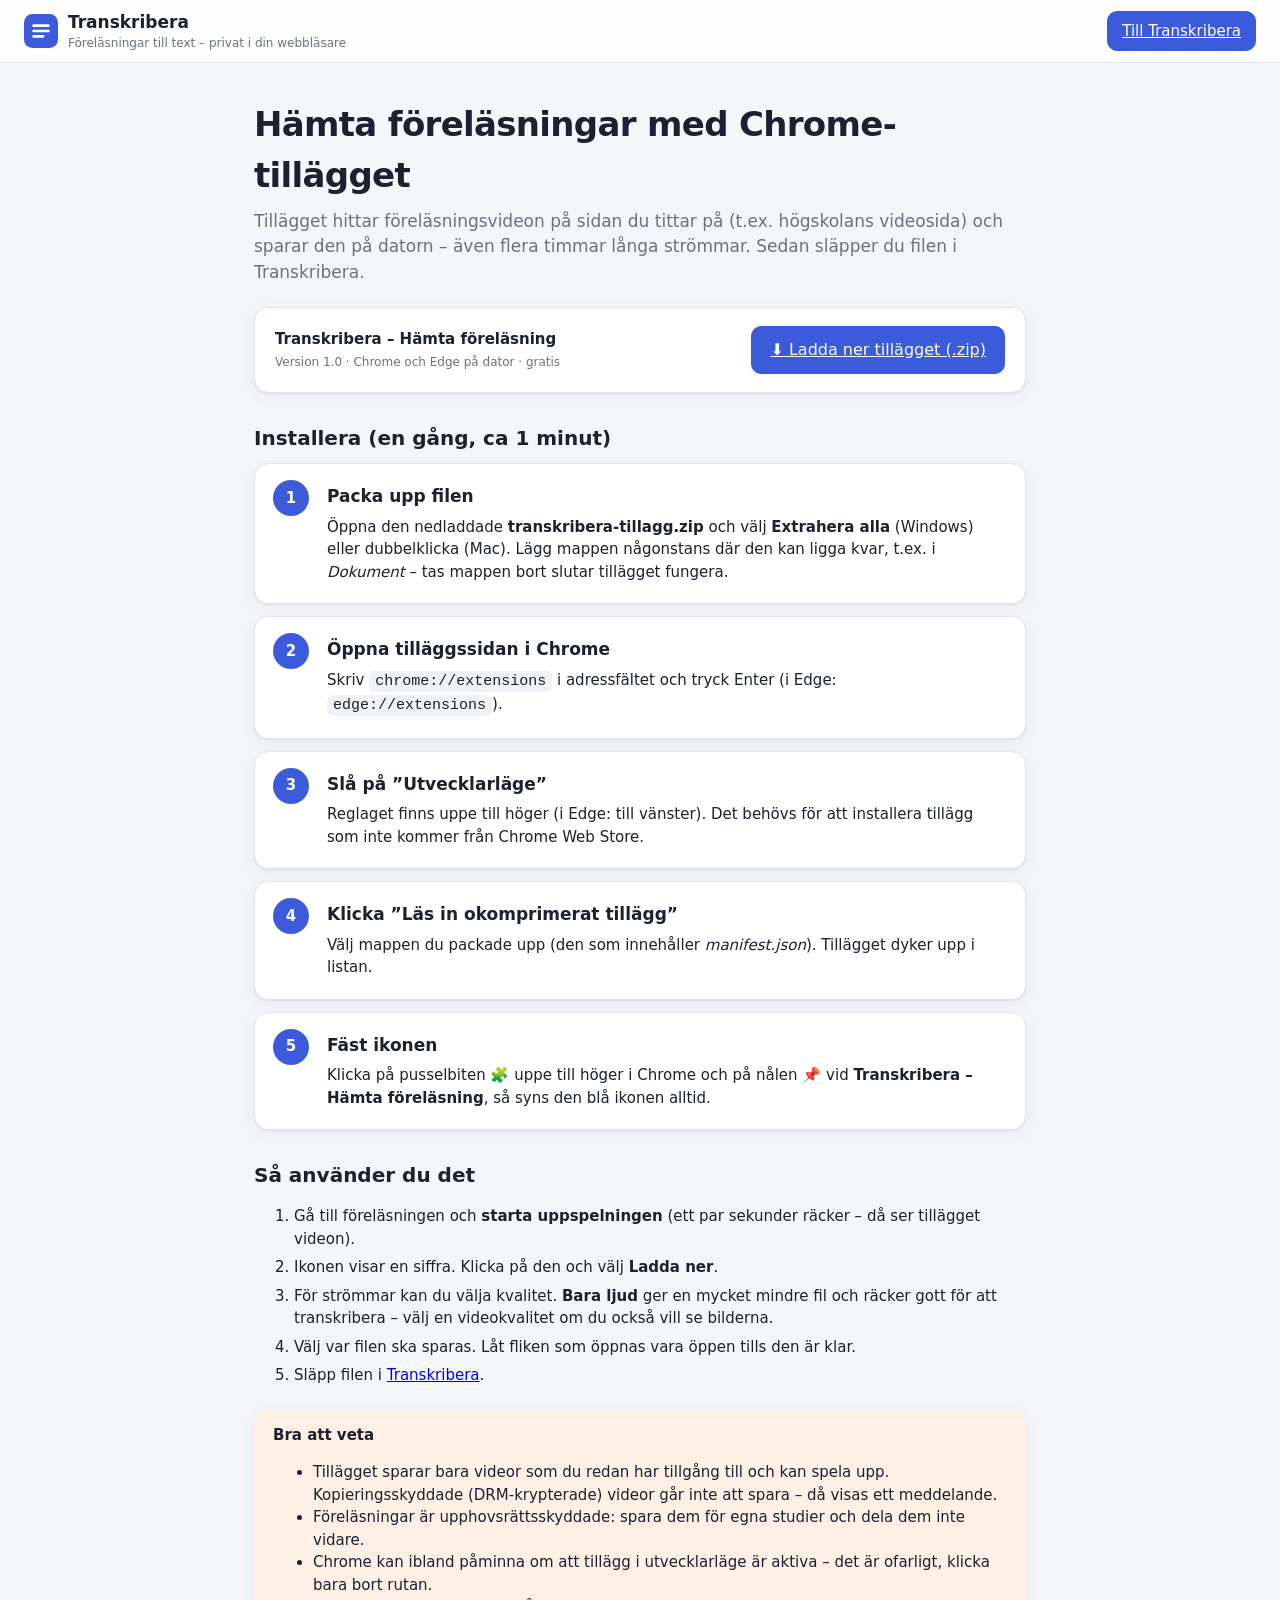
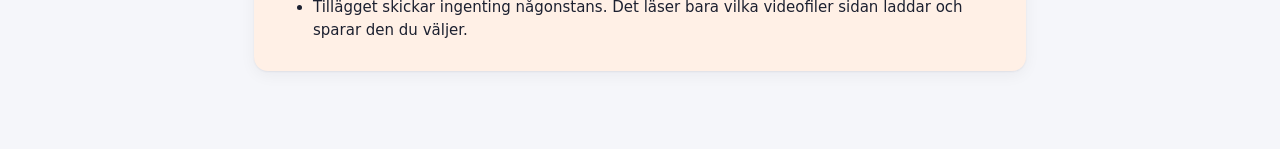
<file: tillagg.html>
<!doctype html>
<html lang="sv">
<head>
<meta charset="utf-8">
<meta name="viewport" content="width=device-width, initial-scale=1">
<title>Chrome-tillägg – Transkribera</title>
<link rel="icon" href="data:image/svg+xml,%3Csvg xmlns='http://www.w3.org/2000/svg' viewBox='0 0 32 32'%3E%3Crect width='32' height='32' rx='8' fill='%233b5bdb'/%3E%3Cpath d='M9 11h14M9 16h14M9 21h9' stroke='white' stroke-width='2.5' stroke-linecap='round'/%3E%3C/svg%3E">
<link rel="stylesheet" href="css/style.css">
<style>
  .guide { max-width: 820px; margin: 0 auto; padding: 28px 24px 60px; }
  .guide h1 { font-size: clamp(26px, 3.4vw, 34px); letter-spacing: -.02em; margin: 8px 0 8px; }
  .lead { color: var(--muted); font-size: 17px; margin: 0 0 22px; }
  .dl { display: flex; align-items: center; gap: 16px; padding: 18px 20px; margin-bottom: 26px; flex-wrap: wrap; }
  .dl > div { flex: 1; min-width: 220px; }
  .dl .btn { font-size: 16px; padding: 11px 18px; }
  .step { display: grid; grid-template-columns: 40px 1fr; gap: 14px; padding: 16px 18px; margin-bottom: 12px; }
  .num { width: 36px; height: 36px; border-radius: 50%; background: var(--accent); color: #fff; display: grid; place-items: center; font-weight: 700; }
  .step h3 { margin: 4px 0 6px; font-size: 17px; }
  .step p { margin: 4px 0; }
  code.url { background: var(--surface-2); padding: 2px 6px; border-radius: 6px; user-select: all; }
  .note { padding: 14px 18px; margin: 22px 0; background: var(--cue-soft); border-color: transparent; }
  h2 { font-size: 20px; margin: 30px 0 10px; }
  .use li { margin: 6px 0; }
</style>
</head>
<body>
<header class="topbar">
  <a class="brand" href="./">
    <span class="logo" aria-hidden="true"><svg viewBox="0 0 32 32"><rect width="32" height="32" rx="8"/><path d="M9 11h14M9 16h14M9 21h9"/></svg></span>
    <span><b>Transkribera</b><small>Föreläsningar till text – privat i din webbläsare</small></span>
  </a>
  <nav><a class="btn primary" href="./">Till Transkribera</a></nav>
</header>

<main class="guide">
  <h1>Hämta föreläsningar med Chrome-tillägget</h1>
  <p class="lead">Tillägget hittar föreläsningsvideon på sidan du tittar på (t.ex. högskolans videosida) och sparar den på datorn – även flera timmar långa strömmar. Sedan släpper du filen i Transkribera.</p>

  <div class="card dl">
    <div><b>Transkribera – Hämta föreläsning</b><br><span class="muted tiny">Version 1.0 · Chrome och Edge på dator · gratis</span></div>
    <a class="btn primary" href="transkribera-tillagg.zip" download>⬇ Ladda ner tillägget (.zip)</a>
  </div>

  <h2>Installera (en gång, ca 1 minut)</h2>

  <div class="card step"><div class="num">1</div><div>
    <h3>Packa upp filen</h3>
    <p>Öppna den nedladdade <b>transkribera-tillagg.zip</b> och välj <b>Extrahera alla</b> (Windows) eller dubbelklicka (Mac). Lägg mappen någonstans där den kan ligga kvar, t.ex. i <i>Dokument</i> – tas mappen bort slutar tillägget fungera.</p>
  </div></div>

  <div class="card step"><div class="num">2</div><div>
    <h3>Öppna tilläggssidan i Chrome</h3>
    <p>Skriv <code class="url">chrome://extensions</code> i adressfältet och tryck Enter (i Edge: <code class="url">edge://extensions</code>).</p>
  </div></div>

  <div class="card step"><div class="num">3</div><div>
    <h3>Slå på ”Utvecklarläge”</h3>
    <p>Reglaget finns uppe till höger (i Edge: till vänster). Det behövs för att installera tillägg som inte kommer från Chrome Web Store.</p>
  </div></div>

  <div class="card step"><div class="num">4</div><div>
    <h3>Klicka ”Läs in okomprimerat tillägg”</h3>
    <p>Välj mappen du packade upp (den som innehåller <i>manifest.json</i>). Tillägget dyker upp i listan.</p>
  </div></div>

  <div class="card step"><div class="num">5</div><div>
    <h3>Fäst ikonen</h3>
    <p>Klicka på pusselbiten 🧩 uppe till höger i Chrome och på nålen 📌 vid <b>Transkribera – Hämta föreläsning</b>, så syns den blå ikonen alltid.</p>
  </div></div>

  <h2>Så använder du det</h2>
  <ol class="use">
    <li>Gå till föreläsningen och <b>starta uppspelningen</b> (ett par sekunder räcker – då ser tillägget videon).</li>
    <li>Ikonen visar en siffra. Klicka på den och välj <b>Ladda ner</b>.</li>
    <li>För strömmar kan du välja kvalitet. <b>Bara ljud</b> ger en mycket mindre fil och räcker gott för att transkribera – välj en videokvalitet om du också vill se bilderna.</li>
    <li>Välj var filen ska sparas. Låt fliken som öppnas vara öppen tills den är klar.</li>
    <li>Släpp filen i <a href="./">Transkribera</a>.</li>
  </ol>

  <div class="card note">
    <b>Bra att veta</b>
    <ul>
      <li>Tillägget sparar bara videor som du redan har tillgång till och kan spela upp. Kopieringsskyddade (DRM-krypterade) videor går inte att spara – då visas ett meddelande.</li>
      <li>Föreläsningar är upphovsrättsskyddade: spara dem för egna studier och dela dem inte vidare.</li>
      <li>Chrome kan ibland påminna om att tillägg i utvecklarläge är aktiva – det är ofarligt, klicka bara bort rutan.</li>
      <li>Tillägget skickar ingenting någonstans. Det läser bara vilka videofiler sidan laddar och sparar den du väljer.</li>
    </ul>
  </div>
</main>
</body>
</html>
</file>
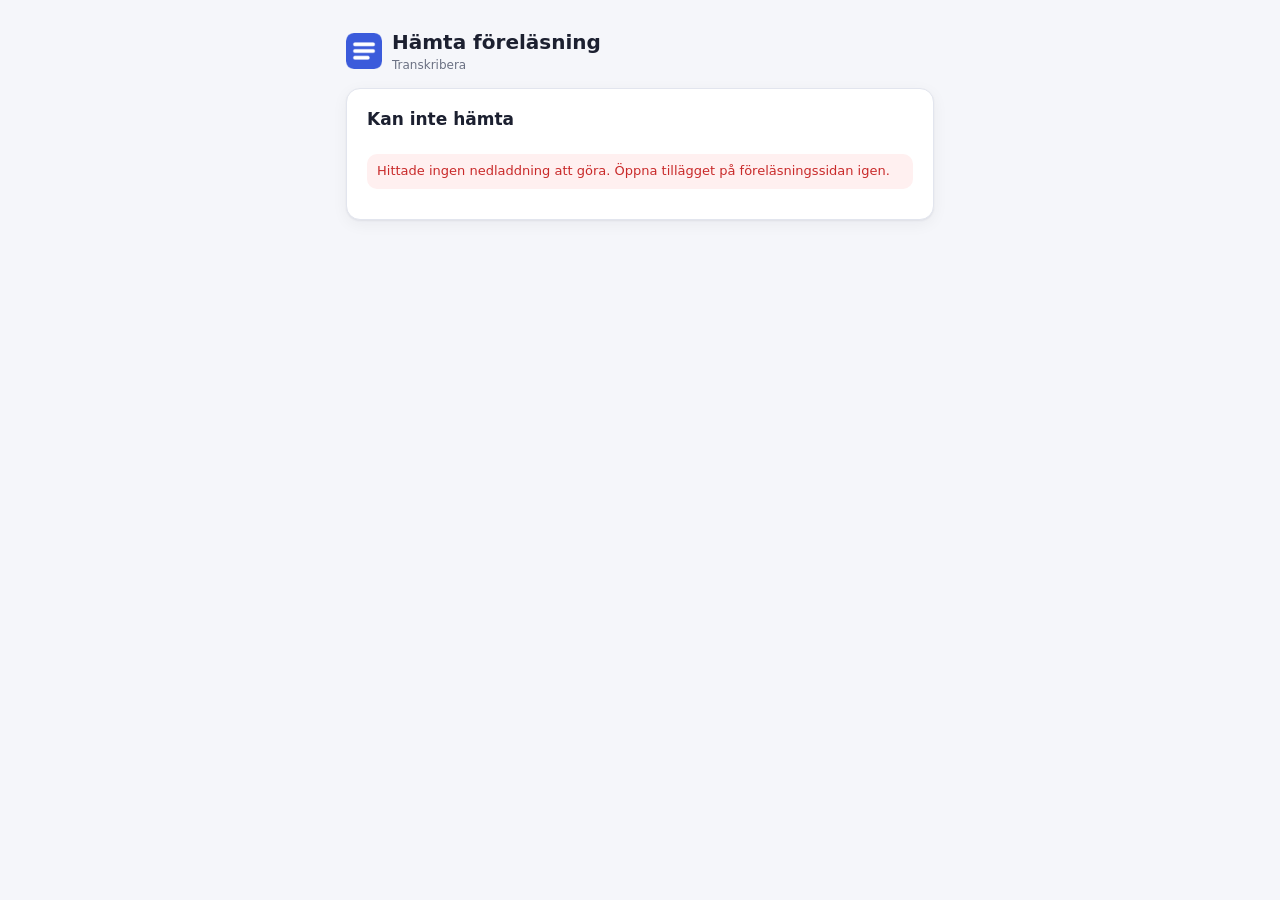
<file: extension/download.html>
<!doctype html>
<html lang="sv">
<head>
  <meta charset="utf-8">
  <meta name="viewport" content="width=device-width, initial-scale=1">
  <title>Hämtar föreläsning – Transkribera</title>
  <link rel="icon" href="icons/icon32.png">
  <link rel="stylesheet" href="ui.css">
  <link rel="stylesheet" href="download.css">
</head>
<body>
  <div class="wrap">
    <header class="brand">
      <img src="icons/icon48.png" alt="">
      <h1>Hämta föreläsning<small>Transkribera</small></h1>
    </header>

    <section class="card" id="infoCard">
      <h2 id="fileTitle">Förbereder…</h2>
      <dl id="facts"></dl>
      <div id="message" class="notice" hidden></div>
      <div class="actions">
        <button class="btn primary" id="start" hidden>Välj var filen ska sparas och starta</button>
        <button class="btn danger" id="cancel" hidden>Avbryt</button>
      </div>
    </section>

    <section class="card" id="progressCard" hidden>
      <div class="bar"><div id="bar"></div></div>
      <div class="stats">
        <div><span class="muted small">Segment</span><strong id="segs">0 / 0</strong></div>
        <div><span class="muted small">Hämtat</span><strong id="mb">0 MB</strong></div>
        <div><span class="muted small">Hastighet</span><strong id="speed">–</strong></div>
        <div><span class="muted small">Tid kvar</span><strong id="eta">–</strong></div>
      </div>
      <p class="muted small" id="keepOpen">Låt den här fliken vara öppen tills nedladdningen är klar. Du kan använda andra flikar under tiden.</p>
    </section>

    <section class="card" id="doneCard" hidden>
      <p id="doneText"></p>
      <a class="btn primary" href="https://thekinghim.github.io/Transkribera/" target="_blank" rel="noopener">Öppna Transkribera</a>
    </section>
  </div>
  <script type="module" src="download.js"></script>
</body>
</html>
</file>
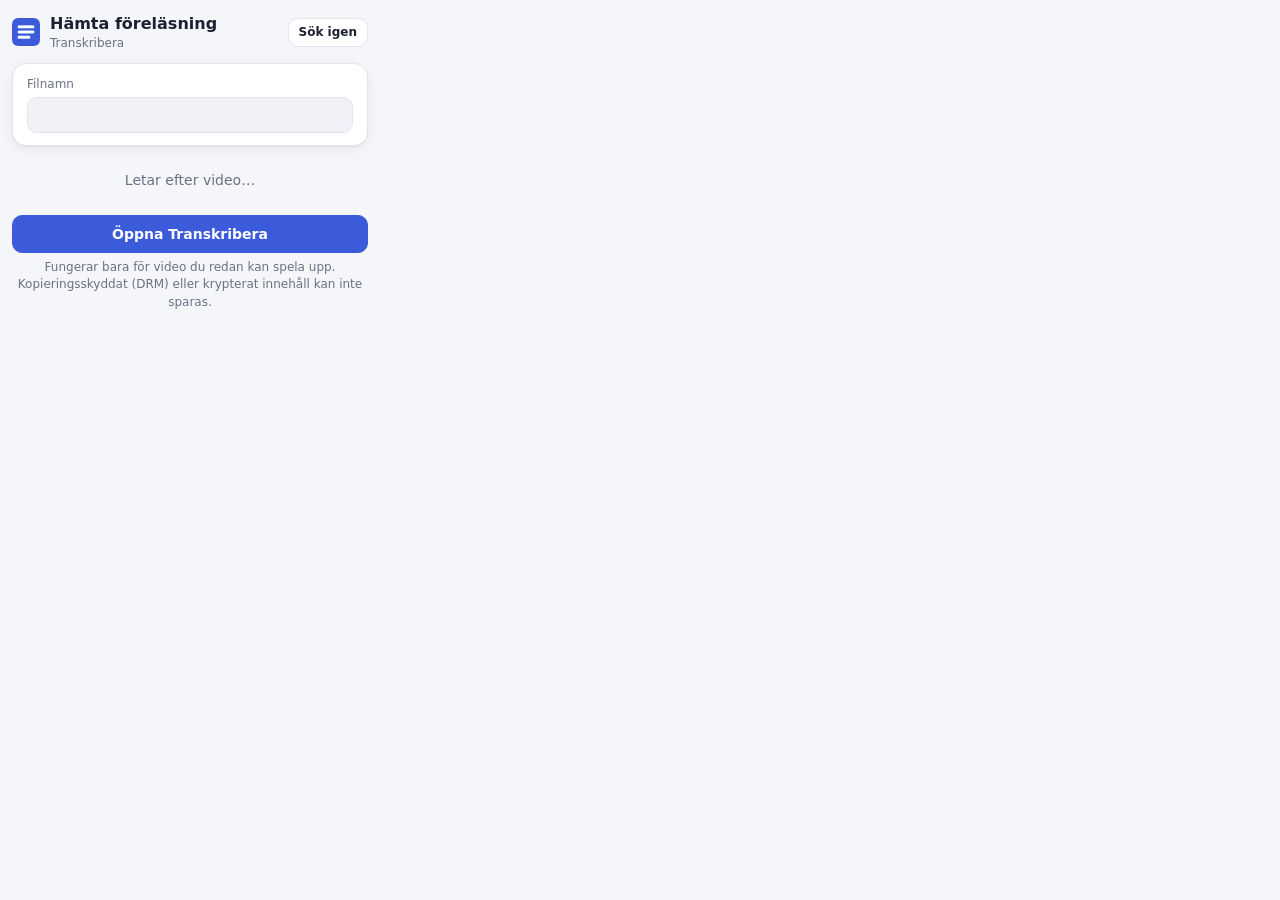
<file: extension/popup.html>
<!doctype html>
<html lang="sv">
<head>
  <meta charset="utf-8">
  <meta name="viewport" content="width=device-width, initial-scale=1">
  <title>Hämta föreläsning</title>
  <link rel="stylesheet" href="ui.css">
  <link rel="stylesheet" href="popup.css">
</head>
<body>
  <header class="top">
    <div class="brand">
      <img src="icons/icon48.png" alt="">
      <h1>Hämta föreläsning<small>Transkribera</small></h1>
    </div>
    <button class="btn small-btn" id="refresh" title="Sök igen">Sök igen</button>
  </header>

  <section class="card name-card">
    <label class="field" for="filename">Filnamn</label>
    <input type="text" id="filename" spellcheck="false" autocomplete="off">
  </section>

  <main id="list" aria-live="polite">
    <p class="muted center">Letar efter video…</p>
  </main>

  <footer>
    <a class="btn primary" id="openSite" href="https://thekinghim.github.io/Transkribera/" target="_blank" rel="noopener">Öppna Transkribera</a>
    <p class="muted small">Fungerar bara för video du redan kan spela upp. Kopieringsskyddat (DRM) eller krypterat innehåll kan inte sparas.</p>
  </footer>
  <script type="module" src="popup.js"></script>
</body>
</html>
</file>
<file: css/style.css>
:root {
  --bg: #f5f6fa;
  --surface: #ffffff;
  --surface-2: #f0f2f7;
  --text: #1c2030;
  --muted: #6b7183;
  --border: #e2e5ee;
  --accent: #3b5bdb;
  --accent-soft: #e8edff;
  --accent-text: #2b44b0;
  --star: #f2b705;
  --star-soft: #fff6d6;
  --cue: #d9480f;
  --cue-soft: #fff0e6;
  --current: #e6f4ea;
  --current-border: #2f9e44;
  --mark: #ffe066;
  --danger: #c92a2a;
  --radius: 14px;
  --shadow: 0 1px 2px rgba(20, 24, 40, .06), 0 4px 16px rgba(20, 24, 40, .05);
  color-scheme: light;
}
@media (prefers-color-scheme: dark) {
  :root {
    --bg: #12141b;
    --surface: #1b1e27;
    --surface-2: #242835;
    --text: #e8eaf2;
    --muted: #9aa0b4;
    --border: #2e3343;
    --accent: #7b93ff;
    --accent-soft: #252d4d;
    --accent-text: #aab9ff;
    --star: #ffd43b;
    --star-soft: #3a3320;
    --cue: #ff8f5a;
    --cue-soft: #3b2a20;
    --current: #1f3328;
    --current-border: #51cf66;
    --mark: #8a6d00;
    --shadow: 0 1px 2px rgba(0, 0, 0, .3), 0 4px 16px rgba(0, 0, 0, .25);
    color-scheme: dark;
  }
}

* { box-sizing: border-box; }
html, body { margin: 0; }
body {
  font-family: system-ui, -apple-system, "Segoe UI", Roboto, "Helvetica Neue", Arial, sans-serif;
  background: var(--bg);
  color: var(--text);
  font-size: 15px;
  line-height: 1.5;
}
button, input, select, textarea { font: inherit; color: inherit; }
.hidden { display: none !important; }
.muted { color: var(--muted); }
.tiny { font-size: 12px; }
kbd { background: var(--surface-2); border: 1px solid var(--border); border-radius: 4px; padding: 0 4px; font-size: 12px; }

/* ---------- topbar ---------- */
.topbar {
  position: sticky; top: 0; z-index: 20;
  display: flex; align-items: center; justify-content: space-between; gap: 12px;
  padding: 10px 24px;
  background: color-mix(in srgb, var(--surface) 88%, transparent);
  backdrop-filter: blur(10px);
  border-bottom: 1px solid var(--border);
}
.brand { display: flex; align-items: center; gap: 10px; color: inherit; text-decoration: none; }
.brand b { display: block; font-size: 17px; }
.brand small { display: block; color: var(--muted); font-size: 12px; margin-top: -2px; }
.logo svg { width: 34px; height: 34px; display: block; }
.logo rect { fill: var(--accent); }
.logo path { stroke: #fff; stroke-width: 2.5; stroke-linecap: round; fill: none; }
.topbar nav { display: flex; gap: 8px; }

/* ---------- buttons ---------- */
.btn {
  display: inline-flex; align-items: center; justify-content: center; gap: 6px;
  border: 1px solid var(--border); background: var(--surface); color: var(--text);
  padding: 8px 14px; border-radius: 10px; cursor: pointer; font-weight: 500;
  transition: background .15s, border-color .15s, transform .05s;
  white-space: nowrap;
}
.btn:hover { background: var(--surface-2); }
.btn:active { transform: translateY(1px); }
.btn.primary { background: var(--accent); border-color: var(--accent); color: #fff; }
.btn.primary:hover { filter: brightness(1.08); }
.btn.ghost { background: transparent; border-color: transparent; }
.btn.ghost:hover { background: var(--surface-2); }
.btn.accent { background: var(--accent-soft); border-color: transparent; color: var(--accent-text); }
.btn.accent:hover { filter: brightness(.97); }
.btn.danger { color: var(--danger); }
.btn.small { padding: 6px 11px; font-size: 14px; border-radius: 9px; }
.btn:disabled { opacity: .5; cursor: default; }
.icon-btn {
  border: none; background: transparent; cursor: pointer; border-radius: 8px;
  padding: 6px 8px; color: var(--text); font-size: 14px; line-height: 1;
}
.icon-btn:hover { background: var(--surface-2); }
.icon-btn.small { padding: 4px 6px; font-size: 13px; }

.card { background: var(--surface); border: 1px solid var(--border); border-radius: var(--radius); box-shadow: var(--shadow); }

/* ---------- start ---------- */
.view { max-width: 1100px; margin: 0 auto; padding: 28px 24px 60px; }
#workView { max-width: 1500px; padding-top: 18px; }
.hero { text-align: center; margin: 12px auto 26px; max-width: 760px; }
.hero h1 { font-size: clamp(26px, 3.4vw, 38px); line-height: 1.15; margin: 0 0 12px; letter-spacing: -.02em; }
.hero p { color: var(--muted); font-size: 17px; margin: 0; }

.upload { padding: 22px; display: grid; gap: 18px; }
.drop {
  display: flex; flex-direction: column; align-items: center; gap: 6px; text-align: center;
  border: 2px dashed var(--border); border-radius: 12px; padding: 38px 20px; cursor: pointer;
  transition: border-color .15s, background .15s;
}
.drop:hover, .drop.over { border-color: var(--accent); background: var(--accent-soft); }
.drop input { display: none; }
.drop strong { font-size: 19px; }
.drop span { color: var(--muted); }
.drop-icon { width: 42px; height: 42px; stroke: var(--accent); fill: none; stroke-width: 1.8; stroke-linecap: round; stroke-linejoin: round; }
.options { display: flex; flex-wrap: wrap; gap: 16px; align-items: stretch; justify-content: space-between; }
.seg-choice { border: none; padding: 0; margin: 0; display: flex; gap: 10px; flex-wrap: wrap; }
.seg-choice legend { font-weight: 600; margin-bottom: 6px; padding: 0; }
.seg-choice label { cursor: pointer; }
.seg-choice input { position: absolute; opacity: 0; }
.seg-choice span {
  display: block; border: 1.5px solid var(--border); border-radius: 10px; padding: 9px 14px; min-width: 230px;
}
.seg-choice small { display: block; color: var(--muted); font-size: 12.5px; }
.seg-choice input:checked + span { border-color: var(--accent); background: var(--accent-soft); }
.seg-choice input:focus-visible + span { outline: 2px solid var(--accent); outline-offset: 2px; }
.sysinfo { font-size: 13px; color: var(--muted); max-width: 380px; align-self: end; }
.sysinfo .ok { color: var(--current-border); font-weight: 600; }
.sysinfo .warn { color: var(--cue); font-weight: 600; }

.features { display: grid; grid-template-columns: repeat(auto-fit, minmax(210px, 1fr)); gap: 12px; margin: 22px 0 34px; }
.features div { padding: 4px 6px; }
.features b { display: block; }
.features span { color: var(--muted); font-size: 14px; }

.section-head { display: flex; justify-content: space-between; align-items: baseline; gap: 10px; }
.section-head h2 { font-size: 20px; margin: 0 0 12px; }
.library { display: grid; gap: 10px; }
.lib-item { display: flex; align-items: center; gap: 14px; padding: 14px 16px; }
.lib-item .lib-main { flex: 1; min-width: 0; cursor: pointer; }
.lib-item .lib-name { font-weight: 600; overflow: hidden; text-overflow: ellipsis; white-space: nowrap; }
.lib-item .lib-meta { color: var(--muted); font-size: 13px; }
.lib-item .pill { font-size: 12px; padding: 2px 8px; border-radius: 99px; background: var(--surface-2); color: var(--muted); white-space: nowrap; }
.lib-item .pill.done { background: var(--current); color: var(--current-border); }
.lib-item .pill.partial { background: var(--cue-soft); color: var(--cue); }
.lib-empty { padding: 26px; text-align: center; color: var(--muted); }

/* ---------- arbetsvy ---------- */
.work { display: grid; grid-template-columns: minmax(330px, 440px) 1fr; gap: 18px; align-items: start; }
.side { position: sticky; top: 72px; display: grid; gap: 12px; max-height: calc(100vh - 86px); overflow: auto; padding-bottom: 8px; scrollbar-width: thin; }
.title-input {
  width: 100%; font-size: 19px; font-weight: 650; border: 1px solid transparent; background: transparent;
  border-radius: 8px; padding: 4px 8px; margin-left: -8px;
}
.title-input:hover, .title-input:focus { border-color: var(--border); background: var(--surface); outline: none; }

.player { overflow: hidden; }
.video-wrap { position: relative; background: #000; aspect-ratio: 16 / 9; }
.video-wrap video { width: 100%; height: 100%; display: block; }
.no-video { position: absolute; inset: 0; display: flex; flex-direction: column; align-items: center; justify-content: center; color: #ccd; gap: 6px; text-align: center; padding: 12px; }
.no-video p { margin: 0; }
.video-wrap.audio-only { aspect-ratio: auto; height: 0; }
.controls { display: flex; align-items: center; gap: 4px; padding: 8px 10px 2px; }
.controls .play { font-size: 18px; width: 40px; height: 36px; background: var(--accent); color: #fff; border-radius: 10px; }
.controls .play:hover { background: var(--accent); filter: brightness(1.1); }
.controls .time { font-variant-numeric: tabular-nums; font-size: 13px; color: var(--muted); margin-left: 6px; flex: 1; }
.controls select { border: 1px solid var(--border); background: var(--surface); border-radius: 8px; padding: 3px 4px; font-size: 13px; }
.seekbar { width: calc(100% - 20px); margin: 4px 10px 10px; accent-color: var(--accent); }

.progress { padding: 14px 16px; }
.progress-head { display: flex; justify-content: space-between; font-variant-numeric: tabular-nums; }
.progress-head span { font-weight: 700; color: var(--accent-text); }
.bar { height: 8px; background: var(--surface-2); border-radius: 99px; overflow: hidden; margin: 8px 0; }
.bar div { height: 100%; width: 0; background: linear-gradient(90deg, var(--accent), #845ef7); border-radius: 99px; transition: width .4s; }
.progress-stats { display: flex; justify-content: space-between; font-size: 13px; font-variant-numeric: tabular-nums; }
.progress-status { font-size: 13px; margin-top: 4px; min-height: 1.4em; }
.progress-actions { display: flex; align-items: center; gap: 10px; margin-top: 6px; }
.resume { padding: 14px 16px; background: var(--cue-soft); border-color: transparent; }
.resume p { margin: 0 0 10px; }

.panel { padding: 12px 14px; }
.panel-head { display: flex; align-items: baseline; justify-content: space-between; }
.panel h3 { margin: 0 0 6px; font-size: 15px; }
.chapters { margin: 0; padding: 0; list-style: none; counter-reset: ch; }
.chapters li { counter-increment: ch; }
.chapters button {
  display: flex; gap: 8px; width: 100%; text-align: left; border: none; background: transparent; cursor: pointer;
  padding: 6px 8px; border-radius: 8px; align-items: baseline;
}
.chapters button::before { content: counter(ch) "."; color: var(--muted); min-width: 1.4em; font-size: 13px; }
.chapters button:hover { background: var(--surface-2); }
.chapters button.active { background: var(--accent-soft); color: var(--accent-text); }
.chapters .ch-title { flex: 1; }
.chapters .ch-time { color: var(--muted); font-size: 12px; font-variant-numeric: tabular-nums; }
.chips { display: flex; flex-wrap: wrap; gap: 6px; }
.chip {
  border: 1px solid var(--border); background: var(--surface-2); padding: 3px 10px; border-radius: 99px;
  font-size: 13px; cursor: pointer;
}
.chip:hover, .chip.active { border-color: var(--accent); background: var(--accent-soft); color: var(--accent-text); }
.chip small { color: var(--muted); margin-left: 3px; }

.main { min-width: 0; }
.toolbar { position: sticky; top: 72px; z-index: 10; padding: 10px 12px; display: grid; gap: 8px; margin-bottom: 12px; }
.search { display: flex; align-items: center; gap: 6px; background: var(--surface-2); border-radius: 10px; padding: 2px 6px 2px 10px; }
.search svg { width: 18px; height: 18px; stroke: var(--muted); fill: none; stroke-width: 2; flex: none; }
.search input { flex: 1; border: none; background: transparent; padding: 7px 4px; outline: none; min-width: 0; }
.search-count { font-size: 13px; color: var(--muted); font-variant-numeric: tabular-nums; white-space: nowrap; }
.tool-row { display: flex; align-items: center; gap: 8px; flex-wrap: wrap; }
.spacer { flex: 1; }
.toggle-group { display: inline-flex; background: var(--surface-2); padding: 3px; border-radius: 10px; }
.tg { border: none; background: transparent; padding: 5px 10px; border-radius: 8px; cursor: pointer; font-size: 14px; white-space: nowrap; }
.tg.active { background: var(--surface); box-shadow: 0 1px 3px rgba(0, 0, 0, .12); font-weight: 600; }
.tg span { color: var(--muted); font-weight: 400; font-size: 12px; }
.follow { font-size: 14px; display: inline-flex; gap: 5px; align-items: center; color: var(--muted); cursor: pointer; }
.menu { position: relative; }
.menu-list {
  position: absolute; right: 0; top: calc(100% + 6px); background: var(--surface); border: 1px solid var(--border);
  border-radius: 12px; box-shadow: var(--shadow); padding: 6px; min-width: 190px; z-index: 30; display: grid;
}
.menu-list button { text-align: left; border: none; background: transparent; padding: 8px 10px; border-radius: 8px; cursor: pointer; }
.menu-list button:hover { background: var(--surface-2); }
.menu-list hr { border: none; border-top: 1px solid var(--border); margin: 4px 0; }

/* ---------- transkript ---------- */
.transcript { padding: 8px; min-height: 300px; outline: none; }
.transcript-foot { padding: 8px 4px; text-align: center; }
.empty-state { padding: 40px 20px; text-align: center; color: var(--muted); }
.ch-head {
  display: flex; align-items: baseline; gap: 10px; padding: 16px 10px 6px; border-bottom: 1px solid var(--border); margin-bottom: 4px;
}
.ch-head h3 { margin: 0; font-size: 16px; flex: 1; }
.ch-head .ts { font-size: 12px; }
.ch-head .ai-mini { font-size: 12px; }

.seg { display: grid; grid-template-columns: 62px 1fr auto; gap: 8px; padding: 7px 8px; border-radius: 10px; border-left: 3px solid transparent; align-items: start; }
.seg:hover { background: var(--surface-2); }
.seg.current { background: var(--current); border-left-color: var(--current-border); }
.seg.starred { background: var(--star-soft); border-left-color: var(--star); }
.seg.starred.current { border-left-color: var(--current-border); }
.ts {
  border: none; background: transparent; color: var(--accent-text); cursor: pointer; font-size: 13px;
  font-variant-numeric: tabular-nums; padding: 2px 4px; border-radius: 6px; text-align: left;
}
.ts:hover { background: var(--accent-soft); }
.seg .txt { cursor: pointer; padding: 1px 2px; border-radius: 4px; overflow-wrap: anywhere; }
.seg .txt[contenteditable="true"] { cursor: text; background: var(--surface); outline: 2px solid var(--accent); padding: 4px 6px; }
.seg .acts { display: flex; gap: 0; opacity: 0; transition: opacity .1s; }
.seg:hover .acts, .seg.starred .acts, .seg:focus-within .acts, .seg.has-note .acts { opacity: 1; }
.seg .acts .icon-btn { padding: 4px 6px; font-size: 14px; color: var(--muted); }
.seg .acts .icon-btn.on { color: var(--star); }
.seg .acts .star-btn:not(.on) { filter: grayscale(1); opacity: .6; }
.seg .acts .note-btn.on { opacity: 1; filter: none; }
.badge { display: inline-block; font-size: 11px; font-weight: 600; color: var(--cue); background: var(--cue-soft); border-radius: 99px; padding: 0 7px; margin-right: 6px; vertical-align: 1px; }
.note { grid-column: 2 / 4; }
.note textarea {
  width: 100%; min-height: 54px; border: 1px solid var(--border); border-radius: 8px; padding: 6px 8px;
  background: var(--surface); resize: vertical; font-size: 14px;
}
.note-view { font-size: 14px; color: var(--muted); background: var(--surface-2); border-radius: 8px; padding: 4px 8px; cursor: pointer; white-space: pre-wrap; }
.note-view::before { content: "📝 "; }
mark { background: var(--mark); color: inherit; border-radius: 3px; padding: 0 1px; }
mark.focus { outline: 2px solid var(--cue); }

/* läsläge */
.reading { padding: 6px 18px 18px; max-width: 76ch; margin: 0 auto; font-size: 17px; line-height: 1.75; }
.reading .ch-head { padding-left: 0; padding-right: 0; }
.reading p { margin: 0 0 1em; }
.reading .p-ts { font-size: 12px; margin-right: 6px; vertical-align: 2px; }
.reading .sp { cursor: pointer; border-radius: 4px; transition: background .1s; }
.reading .sp:hover { background: var(--surface-2); }
.reading .sp.current { background: var(--current); box-shadow: 0 0 0 2px var(--current); }
.reading .sp.starred { background: var(--star-soft); box-shadow: 0 0 0 2px var(--star-soft); }
.reading .sp.cue { text-decoration: underline; text-decoration-color: var(--cue); text-decoration-thickness: 2px; text-underline-offset: 3px; }

/* ---------- dialoger ---------- */
.dialog { border: none; border-radius: 18px; padding: 0; width: min(680px, calc(100vw - 32px)); background: var(--surface); color: var(--text); box-shadow: 0 20px 60px rgba(0, 0, 0, .3); }
.dialog::backdrop { background: rgba(10, 12, 20, .45); backdrop-filter: blur(2px); }
.dialog-inner { padding: 20px 22px 22px; }
.dialog-head { display: flex; align-items: center; justify-content: space-between; margin-bottom: 4px; }
.dialog-head h2 { margin: 0; font-size: 20px; }
.scope { border: 1px solid var(--border); border-radius: 12px; padding: 8px 12px 10px; margin: 12px 0; display: grid; gap: 4px; }
.scope legend { font-weight: 600; padding: 0 4px; }
.scope label { cursor: pointer; }
.ai-grid { display: grid; grid-template-columns: repeat(auto-fill, minmax(180px, 1fr)); gap: 10px; }
.ai-card {
  text-align: left; border: 1px solid var(--border); background: var(--surface); border-radius: 12px; padding: 12px; cursor: pointer;
}
.ai-card:hover { border-color: var(--accent); background: var(--accent-soft); }
.ai-card b { display: block; }
.ai-card small { color: var(--muted); }

.quiz-card { border: 1px solid var(--border); border-radius: 14px; padding: 18px; margin: 12px 0; background: var(--surface-2); }
.quiz-q { font-size: 18px; line-height: 1.55; }
.quiz-a { margin-top: 12px; padding-top: 12px; border-top: 1px dashed var(--border); }
.quiz-a .answer { font-size: 20px; font-weight: 700; color: var(--accent-text); }
.quiz-actions { display: flex; gap: 8px; flex-wrap: wrap; justify-content: space-between; align-items: center; }
.quiz-progress { font-size: 13px; color: var(--muted); }
.quiz-stats { display: flex; gap: 14px; font-size: 13px; color: var(--muted); }
.quiz-input { width: 100%; padding: 9px 12px; border: 1px solid var(--border); border-radius: 10px; background: var(--surface); margin-top: 12px; }

.toast {
  position: fixed; left: 50%; bottom: 24px; transform: translate(-50%, 30px); opacity: 0; pointer-events: none;
  background: #1c2030; color: #fff; padding: 10px 16px; border-radius: 12px; box-shadow: var(--shadow); transition: all .25s; max-width: calc(100vw - 32px); z-index: 100;
}
.toast.show { opacity: 1; transform: translate(-50%, 0); }

@media (max-width: 900px) {
  .work { grid-template-columns: 1fr; }
  .side { position: static; max-height: none; }
  .toolbar { top: 62px; }
  .topbar { padding: 8px 14px; }
  .brand small { display: none; }
  .view { padding: 16px 14px 40px; }
  .seg { grid-template-columns: 52px 1fr; }
  .seg .acts { grid-column: 2; opacity: 1; }
}

/* ---------- pluggassistent (Claude) ---------- */
.drawer {
  position: fixed; top: 0; right: 0; bottom: 0; width: min(560px, 100vw); z-index: 60;
  background: var(--surface); border-left: 1px solid var(--border); box-shadow: -10px 0 40px rgba(0, 0, 0, .15);
  display: flex; flex-direction: column; transform: translateX(102%); transition: transform .25s ease;
}
.drawer.open { transform: none; }
.drawer-shade { position: fixed; inset: 0; background: rgba(10, 12, 20, .25); z-index: 55; }
@media (min-width: 1750px) { .drawer-shade { display: none; } body.drawer-open #workView { padding-right: 580px; } }
.drawer-head { display: flex; align-items: center; gap: 6px; padding: 14px 16px; border-bottom: 1px solid var(--border); }
.drawer-head h2 { margin: 0; font-size: 18px; }
.drawer-section { padding: 16px 18px; overflow: auto; }
.drawer-section h3 { margin: 0 0 6px; }
.drawer-body { flex: 1; overflow: auto; padding: 12px 16px; display: flex; flex-direction: column; gap: 12px; }
.steps { padding-left: 20px; }
.steps li { margin: 4px 0; }
.key-form { display: flex; gap: 8px; margin: 8px 0; }
.key-form input { flex: 1; padding: 9px 12px; border: 1px solid var(--border); border-radius: 10px; background: var(--surface-2); font-family: ui-monospace, monospace; }
.key-actions { display: flex; gap: 8px; justify-content: flex-end; margin-top: 8px; }
.ok { color: var(--current-border); font-weight: 600; }
.warn { color: var(--cue); font-weight: 600; }
.partial { color: #b8860b; font-weight: 600; }
.fallback { margin-top: 18px; border-top: 1px solid var(--border); padding-top: 10px; }
.fallback summary { cursor: pointer; font-weight: 600; }
.ai-grid.compact { grid-template-columns: repeat(auto-fill, minmax(140px, 1fr)); }
.ai-scope { display: flex; align-items: center; gap: 8px; flex-wrap: wrap; }
#aiTools { grid-template-columns: repeat(auto-fill, minmax(150px, 1fr)); gap: 8px; }
#aiTools .ai-card { padding: 9px 11px; }
.ai-card:disabled { opacity: .5; cursor: default; }
.ai-thread { display: flex; flex-direction: column; gap: 12px; }
.ai-empty { color: var(--muted); border: 1px dashed var(--border); border-radius: 12px; padding: 12px 14px; }
.ai-empty a { color: var(--accent-text); }
.ai-msg.user { display: flex; justify-content: flex-end; }
.ai-msg.user .bubble { background: var(--accent); color: #fff; padding: 8px 12px; border-radius: 14px 14px 4px 14px; max-width: 85%; white-space: pre-wrap; }
.ai-msg.bot { border: 1px solid var(--border); border-radius: 14px; padding: 10px 14px; background: var(--surface); }
.ai-meta { display: flex; align-items: center; gap: 8px; border-bottom: 1px solid var(--border); padding-bottom: 6px; margin-bottom: 6px; }
.ai-meta .icon-btn { opacity: .6; }
.ai-meta .icon-btn:hover { opacity: 1; }
.md { font-size: 15px; line-height: 1.6; overflow-wrap: anywhere; }
.md h1, .md h2, .md h3 { font-size: 16px; margin: 14px 0 6px; }
.md p { margin: 6px 0; }
.md ul, .md ol { padding-left: 22px; margin: 6px 0; }
.md table { border-collapse: collapse; width: 100%; font-size: 14px; margin: 8px 0; }
.md th, .md td { border: 1px solid var(--border); padding: 4px 6px; text-align: left; vertical-align: top; }
.md code { background: var(--surface-2); padding: 1px 4px; border-radius: 4px; }
.md pre { background: var(--surface-2); padding: 8px; border-radius: 8px; overflow: auto; }
.md a[href^="#t="] { color: var(--accent-text); background: var(--accent-soft); padding: 0 4px; border-radius: 5px; text-decoration: none; font-variant-numeric: tabular-nums; font-size: .92em; }
.md a[href^="#t="]::before { content: "▶ "; font-size: .8em; }
.ai-ask { display: flex; gap: 8px; padding: 10px 14px 14px; border-top: 1px solid var(--border); align-items: flex-end; }
.ai-ask textarea { flex: 1; resize: none; border: 1px solid var(--border); border-radius: 12px; padding: 9px 12px; background: var(--surface-2); max-height: 160px; }

/* ---------- repetition ---------- */
.review-banner { display: flex; align-items: center; gap: 14px; padding: 14px 16px; background: var(--accent-soft); border-color: transparent; }
.review-banner > div { flex: 1; display: grid; }
.lib-item .pill.due { background: var(--accent-soft); color: var(--accent-text); }
.answer-text { font-size: 16px; line-height: 1.55; background: var(--surface); border-radius: 10px; padding: 10px 12px; }
textarea.quiz-input { resize: vertical; font: inherit; }
.judge { margin: 8px 0; }
.grade { border-radius: 10px; padding: 8px 10px; background: var(--surface); font-weight: 400; }
.grade b { font-weight: 700; }
.btn.suggested { outline: 3px solid var(--accent); outline-offset: 1px; }
.cpu-toggle { display: inline-flex; gap: 6px; align-items: center; margin-top: 6px; cursor: pointer; }
</file>
<file: extension/ui.css>
:root {
  --bg: #f5f6fa;
  --surface: #ffffff;
  --surface-2: #f0f2f7;
  --text: #1c2030;
  --muted: #6b7183;
  --border: #e2e5ee;
  --accent: #3b5bdb;
  --accent-hover: #3049b8;
  --accent-soft: #e8edff;
  --accent-text: #2b44b0;
  --danger: #c92a2a;
  --danger-soft: #fff0f0;
  --ok: #2f9e44;
  --ok-soft: #e6f4ea;
  --radius: 14px;
  --shadow: 0 1px 2px rgba(20, 24, 40, .06), 0 4px 16px rgba(20, 24, 40, .05);
  color-scheme: light dark;
}
@media (prefers-color-scheme: dark) {
  :root {
    --bg: #12141b;
    --surface: #1b1e27;
    --surface-2: #242835;
    --text: #e8eaf2;
    --muted: #9aa0b4;
    --border: #2e3343;
    --accent: #7b93ff;
    --accent-hover: #93a7ff;
    --accent-soft: #252d4d;
    --accent-text: #aab9ff;
    --danger: #ff8787;
    --danger-soft: #3a1f22;
    --ok: #69db7c;
    --ok-soft: #1d3324;
  }
}
* { box-sizing: border-box; }
body {
  margin: 0;
  font: 14px/1.45 system-ui, -apple-system, "Segoe UI", Roboto, Helvetica, Arial, sans-serif;
  background: var(--bg);
  color: var(--text);
}
a { color: var(--accent-text); }
.brand { display: flex; align-items: center; gap: 10px; }
.brand img { width: 28px; height: 28px; }
.brand h1 { font-size: 16px; margin: 0; font-weight: 650; }
.brand small { display: block; color: var(--muted); font-size: 12px; font-weight: 400; }
.card {
  background: var(--surface);
  border: 1px solid var(--border);
  border-radius: var(--radius);
  box-shadow: var(--shadow);
  padding: 12px 14px;
}
.muted { color: var(--muted); }
.small { font-size: 12px; }
label.field { display: block; font-size: 12px; color: var(--muted); margin-bottom: 4px; }
input[type=text], select {
  width: 100%;
  font: inherit;
  color: var(--text);
  background: var(--surface-2);
  border: 1px solid var(--border);
  border-radius: 10px;
  padding: 7px 10px;
}
input[type=text]:focus, select:focus { outline: 2px solid var(--accent); outline-offset: -1px; }
.btn {
  display: inline-flex; align-items: center; justify-content: center; gap: 6px;
  font: inherit; font-weight: 600;
  border-radius: 10px;
  padding: 8px 14px;
  border: 1px solid var(--border);
  background: var(--surface);
  color: var(--text);
  cursor: pointer;
  text-decoration: none;
}
.btn:hover { background: var(--surface-2); }
.btn.primary { background: var(--accent); border-color: var(--accent); color: #fff; }
.btn.primary:hover { background: var(--accent-hover); }
.btn.danger { color: var(--danger); }
.btn:disabled { opacity: .5; cursor: default; }
.tag {
  display: inline-block;
  font-size: 11px; font-weight: 700; letter-spacing: .02em;
  padding: 2px 8px;
  border-radius: 999px;
  background: var(--accent-soft);
  color: var(--accent-text);
}
.tag.audio { background: var(--ok-soft); color: var(--ok); }
.notice {
  border-radius: 10px;
  padding: 8px 10px;
  font-size: 13px;
  background: var(--surface-2);
}
.notice.error { background: var(--danger-soft); color: var(--danger); }
.notice.ok { background: var(--ok-soft); color: var(--ok); }
[hidden] { display: none !important; }
</file>
<file: extension/download.css>
.wrap { max-width: 620px; margin: 0 auto; padding: 28px 16px; display: flex; flex-direction: column; gap: 14px; }
.brand img { width: 36px; height: 36px; }
.brand h1 { font-size: 20px; }
.card { padding: 18px 20px; }
h2 { font-size: 17px; margin: 0 0 10px; word-break: break-word; }
dl { display: grid; grid-template-columns: max-content 1fr; gap: 4px 14px; margin: 0 0 12px; }
dt { color: var(--muted); }
dd { margin: 0; }
.actions { display: flex; gap: 8px; flex-wrap: wrap; margin-top: 12px; }
.bar { height: 10px; background: var(--surface-2); border-radius: 999px; overflow: hidden; }
#bar { height: 100%; width: 0; background: var(--accent); border-radius: 999px; transition: width .3s; }
.stats { display: grid; grid-template-columns: repeat(4, 1fr); gap: 10px; margin-top: 14px; }
.stats div { display: flex; flex-direction: column; }
.stats strong { font-size: 16px; font-variant-numeric: tabular-nums; }
@media (max-width: 480px) { .stats { grid-template-columns: repeat(2, 1fr); } }
#doneCard p { margin: 0 0 12px; }
</file>
<file: extension/popup.css>
body { width: 380px; padding: 12px; display: flex; flex-direction: column; gap: 10px; }
.top { display: flex; align-items: center; justify-content: space-between; }
.small-btn { padding: 5px 10px; font-size: 12px; font-weight: 600; }
#list { display: flex; flex-direction: column; gap: 10px; max-height: 380px; overflow-y: auto; }
.center { text-align: center; }
.media-head { display: flex; align-items: center; gap: 8px; margin-bottom: 6px; }
.media-head .size { margin-left: auto; font-size: 12px; color: var(--muted); white-space: nowrap; }
.media-url { font-size: 12px; color: var(--muted); overflow: hidden; text-overflow: ellipsis; white-space: nowrap; margin-bottom: 8px; }
.media-card select { margin-bottom: 8px; }
.media-card .actions { display: flex; align-items: center; gap: 8px; }
.media-card .actions .status { font-size: 12px; color: var(--muted); }
.media-card .notice { margin-bottom: 8px; }
.empty { text-align: center; padding: 18px 14px; }
.empty strong { display: block; margin-bottom: 4px; }
footer { display: flex; flex-direction: column; gap: 6px; align-items: stretch; }
footer p { margin: 0; text-align: center; }
</file>
